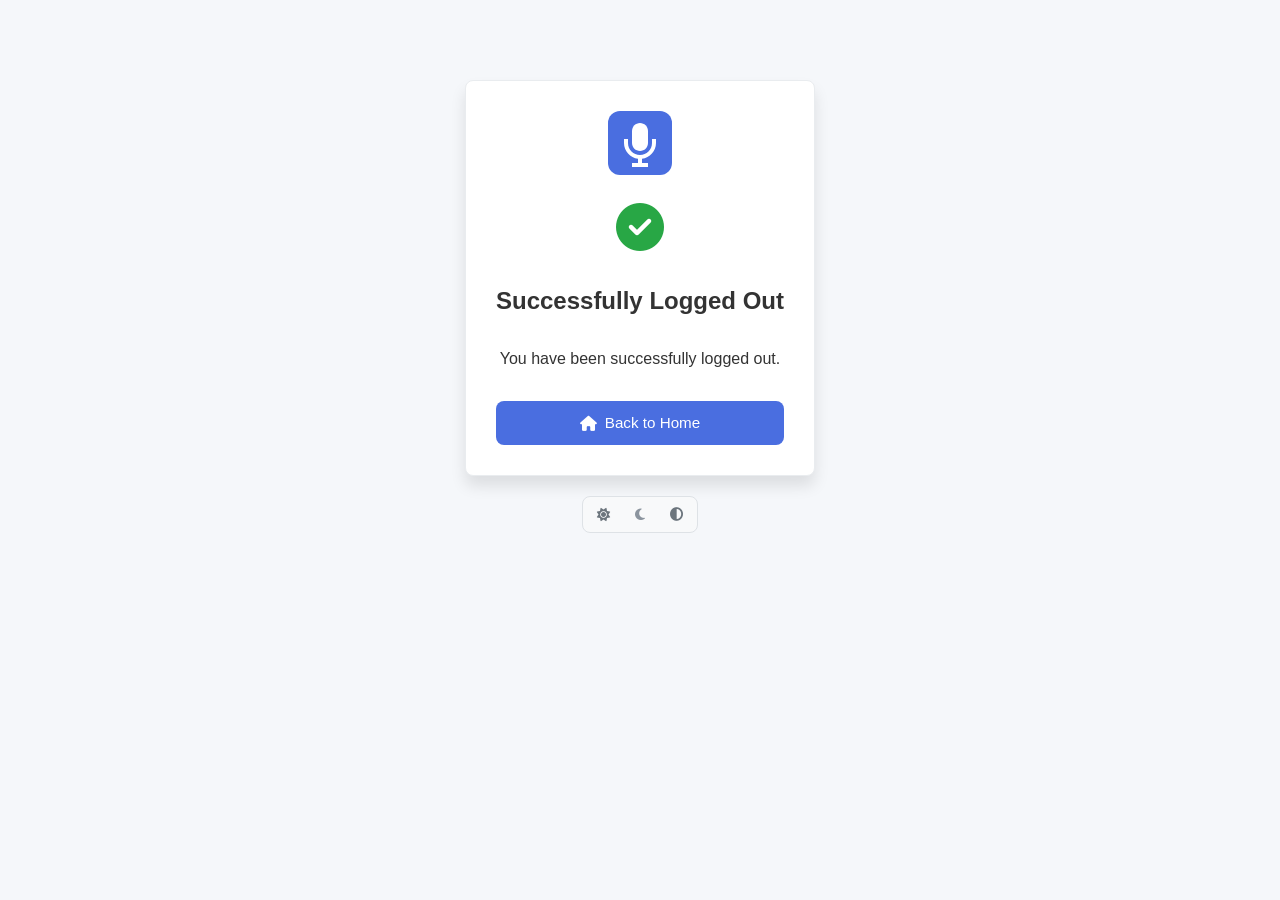
<file: templates/logged_out.html>
<!DOCTYPE html>
<html lang="en">
<head>
    <meta charset="utf-8">
    <meta name="viewport" content="width=device-width, initial-scale=1.0">
    <title>Logged Out - Whisper Transcription</title>
    <link rel="icon" type="image/svg+xml" href="/static/favicon.svg">
    <link rel="stylesheet" href="https://cdnjs.cloudflare.com/ajax/libs/font-awesome/6.4.0/css/all.min.css">
    <link rel="stylesheet" href="/static/css/style.css">
    <script src="/static/js/i18n.js"></script>
    <script src="/static/js/app.js"></script>
</head>
<body>
    <div class="login-container">
        <div class="login-card" style="text-align: center;">
            <div style="margin-bottom: 20px;">
                <img src="/static/favicon.svg" alt="Logo" style="width: 64px; height: 64px;">
            </div>

            <div style="margin-bottom: 30px;">
                <i class="fas fa-check-circle" style="font-size: 48px; color: var(--success-color, #22c55e);"></i>
            </div>

            <h2 data-i18n="auth.logged_out">Successfully Logged Out</h2>

            <p style="color: var(--muted-color); margin-bottom: 30px;" data-i18n="auth.logged_out_message">
                You have been successfully logged out.
            </p>

            <a href="/" class="button" style="width: 100%;">
                <i class="fas fa-home"></i>
                <span data-i18n="auth.back_to_home">Back to Home</span>
            </a>
        </div>

        <div style="text-align: center; margin-top: 20px;">
            <div class="theme-toggle" style="display: inline-flex;">
                <button data-theme="light" title="Light mode">
                    <i class="fas fa-sun"></i>
                </button>
                <button data-theme="dark" title="Dark mode">
                    <i class="fas fa-moon"></i>
                </button>
                <button data-theme="auto" title="Auto (system)">
                    <i class="fas fa-circle-half-stroke"></i>
                </button>
            </div>
        </div>
    </div>
</body>
</html>
</file>
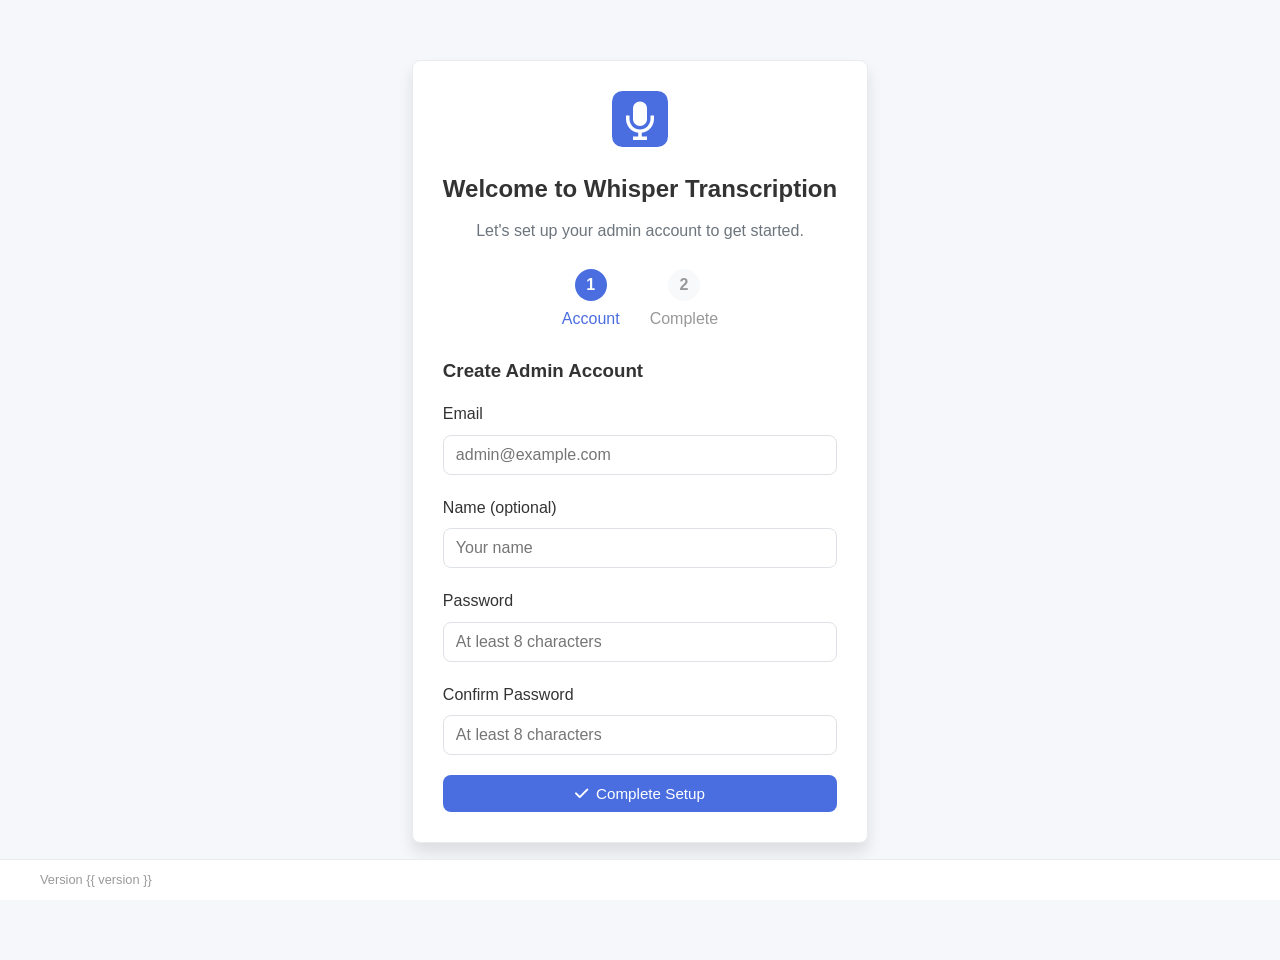
<file: templates/setup.html>
<!DOCTYPE html>
<html lang="en">
<head>
    <meta charset="utf-8">
    <meta name="viewport" content="width=device-width, initial-scale=1.0">
    <title>Setup - Whisper Transcription</title>
    <link rel="icon" type="image/svg+xml" href="/static/favicon.svg">
    <link rel="stylesheet" href="https://cdnjs.cloudflare.com/ajax/libs/font-awesome/6.4.0/css/all.min.css">
    <link rel="stylesheet" href="/static/css/style.css">
    <script src="/static/js/i18n.js"></script>
    <script src="/static/js/app.js"></script>
</head>
<body>
    <div class="setup-container">
        <div class="setup-card">
            <div style="text-align: center; margin-bottom: 15px;">
                <img src="/static/favicon.svg" alt="Logo" style="width: 56px; height: 56px;">
            </div>
            <h2 data-i18n="setup.title">Welcome to Whisper Transcription</h2>
            <p class="subtitle" data-i18n="setup.subtitle">Let's set up your admin account to get started.</p>

            <div class="setup-steps">
                <div class="setup-step active">
                    <div class="step-number">1</div>
                    <span data-i18n="setup.step_account">Account</span>
                </div>
                <div class="setup-step">
                    <div class="step-number">2</div>
                    <span data-i18n="setup.step_complete">Complete</span>
                </div>
            </div>

            <div id="error-message" class="alert alert-error hidden">
                <i class="fas fa-exclamation-circle"></i>
                <span id="error-text"></span>
            </div>

            <form id="setup-form">
                <h3 style="margin-bottom: 15px;" data-i18n="setup.admin_account">Create Admin Account</h3>

                <div class="form-group">
                    <label for="email" data-i18n="setup.email">Email</label>
                    <input type="email" id="email" name="email" required
                           data-i18n-placeholder="setup.email_placeholder" placeholder="admin@example.com">
                </div>

                <div class="form-group">
                    <label for="name" data-i18n="setup.name">Name (optional)</label>
                    <input type="text" id="name" name="name"
                           data-i18n-placeholder="setup.name_placeholder" placeholder="Your name">
                </div>

                <div class="form-group">
                    <label for="password" data-i18n="setup.password">Password</label>
                    <input type="password" id="password" name="password" required minlength="8"
                           data-i18n-placeholder="setup.password_placeholder" placeholder="At least 8 characters">
                </div>

                <div class="form-group">
                    <label for="password_confirm" data-i18n="setup.password_confirm">Confirm Password</label>
                    <input type="password" id="password_confirm" name="password_confirm" required minlength="8"
                           data-i18n-placeholder="setup.password_placeholder" placeholder="At least 8 characters">
                </div>

                <button type="submit" class="button" style="width: 100%;" id="submit-btn">
                    <i class="fas fa-check"></i>
                    <span data-i18n="setup.complete_setup">Complete Setup</span>
                </button>
            </form>
        </div>

        <div style="text-align: center; margin-top: 20px;">
            <div class="theme-toggle" style="display: inline-flex;">
                <button data-theme="light" title="Light mode">
                    <i class="fas fa-sun"></i>
                </button>
                <button data-theme="dark" title="Dark mode">
                    <i class="fas fa-moon"></i>
                </button>
                <button data-theme="auto" title="Auto (system)">
                    <i class="fas fa-circle-half-stroke"></i>
                </button>
            </div>
        </div>

        <footer class="footer" style="position: fixed; bottom: 0; left: 0; right: 0;">
            <div class="footer-content">
                <span>Version {{ version }}</span>
                <span></span>
            </div>
        </footer>
    </div>

    <script>
        document.getElementById('setup-form').addEventListener('submit', async (e) => {
            e.preventDefault();

            const errorDiv = document.getElementById('error-message');
            const errorText = document.getElementById('error-text');
            const submitBtn = document.getElementById('submit-btn');

            // Reset error
            errorDiv.classList.add('hidden');

            const email = document.getElementById('email').value.trim();
            const name = document.getElementById('name').value.trim();
            const password = document.getElementById('password').value;
            const passwordConfirm = document.getElementById('password_confirm').value;

            // Validation
            if (!email) {
                errorText.textContent = window.i18n ? window.i18n.t('setup.error_email') : 'Email is required';
                errorDiv.classList.remove('hidden');
                return;
            }

            if (password.length < 8) {
                errorText.textContent = window.i18n ? window.i18n.t('setup.error_password') : 'Password must be at least 8 characters';
                errorDiv.classList.remove('hidden');
                return;
            }

            if (password !== passwordConfirm) {
                errorText.textContent = window.i18n ? window.i18n.t('setup.error_password_match') : 'Passwords do not match';
                errorDiv.classList.remove('hidden');
                return;
            }

            // Disable button
            submitBtn.disabled = true;
            submitBtn.innerHTML = '<i class="fas fa-spinner fa-spin"></i> <span>Processing...</span>';

            try {
                const response = await fetch('/admin/setup', {
                    method: 'POST',
                    headers: { 'Content-Type': 'application/json' },
                    body: JSON.stringify({ email, name, password })
                });

                const data = await response.json();

                if (response.ok && data.success) {
                    // Update step indicator
                    document.querySelectorAll('.setup-step')[0].classList.remove('active');
                    document.querySelectorAll('.setup-step')[0].classList.add('completed');
                    document.querySelectorAll('.setup-step')[1].classList.add('active');

                    // Redirect to login
                    window.location.href = data.redirect || '/login-access';
                } else {
                    errorText.textContent = data.error || 'Setup failed';
                    errorDiv.classList.remove('hidden');
                    submitBtn.disabled = false;
                    submitBtn.innerHTML = '<i class="fas fa-check"></i> <span data-i18n="setup.complete_setup">Complete Setup</span>';
                }
            } catch (error) {
                errorText.textContent = 'Connection error. Please try again.';
                errorDiv.classList.remove('hidden');
                submitBtn.disabled = false;
                submitBtn.innerHTML = '<i class="fas fa-check"></i> <span data-i18n="setup.complete_setup">Complete Setup</span>';
            }
        });
    </script>
</body>
</html>
</file>
<file: static/css/style.css>
/* Whisper API STT - Main Stylesheet with Theme Support */

/* Light theme (default) */
:root {
    --primary-color: #4a6ee0;
    --primary-hover: #3a5abb;
    --primary-light: #e9effd;
    --secondary-color: #6c757d;
    --secondary-hover: #5a6268;
    --success-color: #28a745;
    --info-color: #17a2b8;
    --warning-color: #ffc107;
    --danger-color: #dc3545;

    --bg-primary: #f5f7fa;
    --bg-secondary: #ffffff;
    --bg-card: #ffffff;
    --bg-input: #ffffff;
    --bg-hover: #f8f9fa;

    --text-primary: #333333;
    --text-secondary: #6c757d;
    --text-muted: #999999;

    --border-color: #dee2e6;
    --border-light: #e9ecef;

    --shadow-sm: 0 2px 4px rgba(0, 0, 0, 0.05);
    --shadow-md: 0 4px 6px rgba(0, 0, 0, 0.1);
    --shadow-lg: 0 10px 15px rgba(0, 0, 0, 0.1);

    --border-radius: 8px;
    --border-radius-sm: 4px;
    --transition: all 0.3s ease;
}

/* Dark theme */
[data-theme="dark"] {
    --primary-color: #6b8cef;
    --primary-hover: #5a7de0;
    --primary-light: #2d3a5a;
    --secondary-color: #9ca3af;
    --secondary-hover: #6b7280;
    --success-color: #34d058;
    --info-color: #58a6ff;
    --warning-color: #d29922;
    --danger-color: #f85149;

    --bg-primary: #0d1117;
    --bg-secondary: #161b22;
    --bg-card: #21262d;
    --bg-input: #0d1117;
    --bg-hover: #30363d;

    --text-primary: #e6edf3;
    --text-secondary: #8b949e;
    --text-muted: #6e7681;

    --border-color: #30363d;
    --border-light: #21262d;

    --shadow-sm: 0 2px 4px rgba(0, 0, 0, 0.3);
    --shadow-md: 0 4px 6px rgba(0, 0, 0, 0.4);
    --shadow-lg: 0 10px 15px rgba(0, 0, 0, 0.5);
}

/* Reset and base styles */
* {
    margin: 0;
    padding: 0;
    box-sizing: border-box;
}

body {
    font-family: 'Segoe UI', Tahoma, Geneva, Verdana, sans-serif;
    line-height: 1.6;
    color: var(--text-primary);
    background-color: var(--bg-primary);
    min-height: 100vh;
    display: flex;
    flex-direction: column;
}

/* Container */
.container {
    max-width: 1200px;
    margin: 0 auto;
    padding: 15px;
    flex: 1;
}

/* Navbar */
.navbar {
    background-color: var(--bg-card);
    border-bottom: 1px solid var(--border-color);
    padding: 10px 20px;
    display: flex;
    justify-content: space-between;
    align-items: center;
    position: sticky;
    top: 0;
    z-index: 100;
    box-shadow: var(--shadow-sm);
}

.navbar-brand {
    display: flex;
    align-items: center;
    gap: 10px;
    text-decoration: none;
    color: var(--text-primary);
    font-weight: 600;
}

.navbar-brand img {
    width: 28px;
    height: 28px;
}

.navbar-controls {
    display: flex;
    align-items: center;
    gap: 15px;
}

.user-info {
    display: flex;
    align-items: center;
    gap: 10px;
    color: var(--text-secondary);
    font-size: 0.9rem;
}

.user-avatar {
    width: 32px;
    height: 32px;
    border-radius: 50%;
    background-color: var(--primary-color);
    color: white;
    display: flex;
    align-items: center;
    justify-content: center;
    font-weight: 600;
    font-size: 0.85rem;
}

/* Theme toggle */
.theme-toggle {
    display: flex;
    align-items: center;
    gap: 5px;
    background: var(--bg-hover);
    border: 1px solid var(--border-color);
    border-radius: var(--border-radius);
    padding: 4px;
}

.theme-toggle button {
    background: none;
    border: none;
    padding: 6px 10px;
    cursor: pointer;
    border-radius: var(--border-radius-sm);
    color: var(--text-secondary);
    transition: var(--transition);
}

.theme-toggle button:hover {
    background-color: var(--bg-secondary);
    color: var(--text-primary);
}

.theme-toggle button.active {
    background-color: var(--primary-color);
    color: white;
}

/* Tabs */
.tabs {
    display: flex;
    border-bottom: 1px solid var(--border-color);
    margin-bottom: 20px;
    overflow-x: auto;
    background-color: var(--bg-card);
    border-radius: var(--border-radius) var(--border-radius) 0 0;
}

.tab {
    padding: 12px 20px;
    cursor: pointer;
    border: none;
    background: none;
    font-size: 0.95rem;
    font-weight: 500;
    color: var(--text-secondary);
    transition: var(--transition);
    white-space: nowrap;
    border-bottom: 3px solid transparent;
}

.tab.active {
    color: var(--primary-color);
    border-bottom-color: var(--primary-color);
}

.tab:hover:not(.active) {
    color: var(--primary-color);
    background-color: var(--primary-light);
}

.tab-content {
    display: none;
}

.tab-content.active {
    display: block;
}

/* Cards */
.card {
    background-color: var(--bg-card);
    border-radius: var(--border-radius);
    box-shadow: var(--shadow-md);
    padding: 20px;
    margin-bottom: 20px;
    transition: var(--transition);
    border: 1px solid var(--border-light);
}

.card:hover {
    box-shadow: var(--shadow-lg);
}

.card-header {
    display: flex;
    justify-content: space-between;
    align-items: center;
    margin-bottom: 15px;
    padding-bottom: 15px;
    border-bottom: 1px solid var(--border-light);
}

.card-title {
    font-size: 1.1rem;
    font-weight: 600;
    color: var(--text-primary);
}

/* Forms */
.form-group {
    margin-bottom: 20px;
}

label {
    display: block;
    margin-bottom: 8px;
    font-weight: 500;
    color: var(--text-primary);
}

input[type="text"],
input[type="email"],
input[type="password"],
input[type="url"],
input[type="number"],
select,
textarea {
    width: 100%;
    padding: 10px 12px;
    border: 1px solid var(--border-color);
    border-radius: var(--border-radius);
    font-size: 1rem;
    background-color: var(--bg-input);
    color: var(--text-primary);
    transition: var(--transition);
}

input:focus,
select:focus,
textarea:focus {
    outline: none;
    border-color: var(--primary-color);
    box-shadow: 0 0 0 3px rgba(74, 110, 224, 0.15);
}

input[type="file"] {
    width: 100%;
    padding: 10px;
    border: 2px dashed var(--border-color);
    border-radius: var(--border-radius);
    background-color: var(--bg-hover);
    cursor: pointer;
}

input[type="file"]:hover {
    border-color: var(--primary-color);
}

input[type="checkbox"],
input[type="radio"] {
    width: auto;
    margin-right: 8px;
}

/* Buttons */
.button {
    display: inline-flex;
    align-items: center;
    justify-content: center;
    gap: 8px;
    font-weight: 500;
    color: white;
    background-color: var(--primary-color);
    border: none;
    padding: 10px 18px;
    font-size: 0.95rem;
    border-radius: var(--border-radius);
    cursor: pointer;
    transition: var(--transition);
    text-decoration: none;
}

.button:hover {
    background-color: var(--primary-hover);
    transform: translateY(-1px);
}

.button:active {
    transform: translateY(0);
}

.button.secondary {
    background-color: var(--secondary-color);
}

.button.secondary:hover {
    background-color: var(--secondary-hover);
}

.button.success {
    background-color: var(--success-color);
}

.button.danger {
    background-color: var(--danger-color);
}

.button.outline {
    background-color: transparent;
    border: 1px solid var(--primary-color);
    color: var(--primary-color);
}

.button.outline:hover {
    background-color: var(--primary-light);
}

.button.sm {
    padding: 6px 12px;
    font-size: 0.85rem;
}

.button:disabled {
    opacity: 0.6;
    cursor: not-allowed;
    transform: none;
}

/* Controls row */
.controls-row {
    display: flex;
    gap: 10px;
    align-items: center;
    flex-wrap: wrap;
}

/* Progress bar */
.progress-wrapper {
    background: var(--bg-hover);
    border-radius: var(--border-radius);
    overflow: hidden;
    height: 12px;
    margin: 10px 0;
}

.progress-bar {
    width: 0%;
    height: 100%;
    background: var(--primary-color);
    transition: width 0.3s ease;
    border-radius: var(--border-radius);
}

.progress-status {
    color: var(--text-secondary);
    font-size: 0.9rem;
}

/* Transcription box */
.transcription-box {
    background-color: var(--bg-hover);
    border-radius: var(--border-radius);
    padding: 20px;
    min-height: 150px;
    border: 1px solid var(--border-color);
    position: relative;
}

.transcription-header {
    display: flex;
    align-items: center;
    justify-content: space-between;
    gap: 10px;
    flex-wrap: wrap;
    margin-bottom: 15px;
}

.timestamp {
    color: var(--text-muted);
    font-family: monospace;
    margin-right: 8px;
    white-space: nowrap;
    font-size: 0.85rem;
}

.segment-line {
    margin: 6px 0;
    line-height: 1.5;
}

/* Search input */
.search-input {
    padding: 8px 12px;
    border: 1px solid var(--border-color);
    border-radius: var(--border-radius);
    background-color: var(--bg-input);
    color: var(--text-primary);
    font-size: 0.9rem;
}

/* Alerts */
.alert {
    padding: 12px 16px;
    border-radius: var(--border-radius);
    margin-bottom: 15px;
    display: flex;
    align-items: center;
    gap: 10px;
}

.alert-success {
    background-color: rgba(40, 167, 69, 0.15);
    color: var(--success-color);
    border: 1px solid var(--success-color);
}

.alert-error {
    background-color: rgba(220, 53, 69, 0.15);
    color: var(--danger-color);
    border: 1px solid var(--danger-color);
}

.alert-info {
    background-color: rgba(23, 162, 184, 0.15);
    color: var(--info-color);
    border: 1px solid var(--info-color);
}

/* Tables */
.table-wrapper {
    overflow-x: auto;
}

table {
    width: 100%;
    border-collapse: collapse;
}

th, td {
    text-align: left;
    padding: 12px;
    border-bottom: 1px solid var(--border-color);
}

th {
    background-color: var(--bg-hover);
    font-weight: 600;
    color: var(--text-primary);
}

tr:hover {
    background-color: var(--bg-hover);
}

/* Notes */
.note {
    font-size: 0.9rem;
    color: var(--text-secondary);
    margin-top: 6px;
}

/* Spinner */
.spinner {
    text-align: center;
    padding: 30px;
    color: var(--text-secondary);
}

.spinner i {
    font-size: 2.5rem;
    color: var(--primary-color);
}

/* Footer */
.footer {
    padding: 10px 20px;
    color: var(--text-muted);
    font-size: 0.8rem;
    border-top: 1px solid var(--border-light);
    background-color: var(--bg-card);
}

.footer-content {
    display: flex;
    justify-content: space-between;
    align-items: center;
    max-width: 1200px;
    margin: 0 auto;
}

/* Hidden utility */
.hidden {
    display: none !important;
}

/* Copy button */
.copy-button {
    background-color: var(--bg-secondary);
    border: 1px solid var(--border-color);
    border-radius: var(--border-radius-sm);
    width: 36px;
    height: 36px;
    display: flex;
    align-items: center;
    justify-content: center;
    cursor: pointer;
    transition: var(--transition);
    color: var(--text-secondary);
}

.copy-button:hover {
    background-color: var(--primary-light);
    color: var(--primary-color);
    border-color: var(--primary-color);
}

/* Mobile responsive */
@media (max-width: 768px) {
    .container {
        padding: 10px;
    }

    .navbar {
        flex-wrap: wrap;
        gap: 10px;
        padding: 10px 15px;
    }

    .navbar-controls {
        width: 100%;
        justify-content: space-between;
    }

    .tabs {
        margin-bottom: 15px;
    }

    .tab {
        padding: 10px 14px;
        font-size: 0.9rem;
    }

    .card {
        padding: 15px;
    }

    .controls-row {
        flex-direction: column;
        align-items: stretch;
    }

    .button {
        width: 100%;
        justify-content: center;
    }

    table {
        font-size: 0.9rem;
    }

    th, td {
        padding: 8px;
    }

    .user-info span {
        display: none;
    }

    .theme-toggle button {
        padding: 6px 8px;
    }
}

@media (max-width: 480px) {
    .tabs {
        flex-wrap: nowrap;
        -webkit-overflow-scrolling: touch;
    }

    .tab {
        padding: 8px 12px;
        font-size: 0.85rem;
    }

    .form-group {
        margin-bottom: 15px;
    }

    .transcription-header {
        flex-direction: column;
        align-items: stretch;
    }
}

/* Admin specific styles */
.admin-section {
    margin-bottom: 30px;
}

.admin-section h3 {
    color: var(--text-primary);
    margin-bottom: 15px;
    padding-bottom: 10px;
    border-bottom: 1px solid var(--border-light);
}

.settings-form .form-group {
    display: flex;
    justify-content: space-between;
    align-items: center;
    padding: 12px 0;
    border-bottom: 1px solid var(--border-light);
}

.settings-form .form-group:last-child {
    border-bottom: none;
}

.settings-form label {
    margin-bottom: 0;
    flex: 1;
}

.settings-form input[type="checkbox"] {
    width: 20px;
    height: 20px;
}

.api-key-display {
    font-family: monospace;
    background-color: var(--bg-hover);
    padding: 8px 12px;
    border-radius: var(--border-radius);
    word-break: break-all;
}

/* Login page */
.login-container {
    max-width: 400px;
    margin: 60px auto;
    padding: 20px;
}

.login-card {
    background-color: var(--bg-card);
    border-radius: var(--border-radius);
    box-shadow: var(--shadow-lg);
    padding: 30px;
    border: 1px solid var(--border-light);
}

.login-card h2 {
    text-align: center;
    margin-bottom: 25px;
    color: var(--text-primary);
}

.login-methods {
    display: flex;
    flex-direction: column;
    gap: 10px;
    margin-top: 20px;
}

.login-divider {
    text-align: center;
    color: var(--text-muted);
    margin: 20px 0;
    position: relative;
}

.login-divider::before,
.login-divider::after {
    content: '';
    position: absolute;
    top: 50%;
    width: 40%;
    height: 1px;
    background-color: var(--border-color);
}

.login-divider::before {
    left: 0;
}

.login-divider::after {
    right: 0;
}

/* Setup wizard */
.setup-container {
    max-width: 500px;
    margin: 40px auto;
    padding: 20px;
}

.setup-card {
    background-color: var(--bg-card);
    border-radius: var(--border-radius);
    box-shadow: var(--shadow-lg);
    padding: 30px;
    border: 1px solid var(--border-light);
}

.setup-card h2 {
    text-align: center;
    margin-bottom: 10px;
    color: var(--text-primary);
}

.setup-card .subtitle {
    text-align: center;
    color: var(--text-secondary);
    margin-bottom: 25px;
}

.setup-steps {
    display: flex;
    justify-content: center;
    gap: 30px;
    margin-bottom: 25px;
}

.setup-step {
    display: flex;
    flex-direction: column;
    align-items: center;
    color: var(--text-muted);
}

.setup-step.active {
    color: var(--primary-color);
}

.setup-step.completed {
    color: var(--success-color);
}

.step-number {
    width: 32px;
    height: 32px;
    border-radius: 50%;
    background-color: var(--bg-hover);
    display: flex;
    align-items: center;
    justify-content: center;
    font-weight: 600;
    margin-bottom: 5px;
}

.setup-step.active .step-number {
    background-color: var(--primary-color);
    color: white;
}

.setup-step.completed .step-number {
    background-color: var(--success-color);
    color: white;
}

/* Badge */
.badge {
    display: inline-block;
    padding: 3px 8px;
    font-size: 0.75rem;
    font-weight: 600;
    border-radius: 12px;
    text-transform: uppercase;
}

.badge-success {
    background-color: rgba(40, 167, 69, 0.15);
    color: var(--success-color);
}

.badge-warning {
    background-color: rgba(255, 193, 7, 0.15);
    color: var(--warning-color);
}

.badge-danger {
    background-color: rgba(220, 53, 69, 0.15);
    color: var(--danger-color);
}

.badge-info {
    background-color: rgba(23, 162, 184, 0.15);
    color: var(--info-color);
}

/* Status badges */
.status-completed {
    color: var(--success-color);
}

.status-running {
    color: var(--info-color);
}

.status-error {
    color: var(--danger-color);
}

.status-cancelled {
    color: var(--warning-color);
}

/* Modal */
.modal-overlay {
    position: fixed;
    top: 0;
    left: 0;
    right: 0;
    bottom: 0;
    background-color: rgba(0, 0, 0, 0.5);
    display: flex;
    align-items: center;
    justify-content: center;
    z-index: 1000;
}

.modal {
    background-color: var(--bg-card);
    border-radius: var(--border-radius);
    box-shadow: var(--shadow-lg);
    padding: 25px;
    max-width: 500px;
    width: 90%;
    max-height: 90vh;
    overflow-y: auto;
}

.modal-header {
    display: flex;
    justify-content: space-between;
    align-items: center;
    margin-bottom: 20px;
}

.modal-header h3 {
    margin: 0;
    color: var(--text-primary);
}

.modal-close {
    background: none;
    border: none;
    font-size: 1.5rem;
    cursor: pointer;
    color: var(--text-muted);
    padding: 0;
    line-height: 1;
}

.modal-close:hover {
    color: var(--text-primary);
}

.modal-footer {
    display: flex;
    justify-content: flex-end;
    gap: 10px;
    margin-top: 20px;
    padding-top: 15px;
    border-top: 1px solid var(--border-light);
}

/* Main split layout */
.main-layout {
    display: grid;
    grid-template-columns: 1fr 1fr;
    gap: 20px;
    height: calc(100vh - 140px);
    min-height: 500px;
}

.panel {
    background-color: var(--bg-card);
    border-radius: var(--border-radius);
    box-shadow: var(--shadow-md);
    border: 1px solid var(--border-light);
    display: flex;
    flex-direction: column;
    overflow: hidden;
}

.panel-header {
    padding: 15px 20px;
    border-bottom: 1px solid var(--border-light);
    display: flex;
    justify-content: space-between;
    align-items: center;
    flex-shrink: 0;
}

.panel-header h2 {
    margin: 0;
    font-size: 1.1rem;
    color: var(--text-primary);
}

.panel-controls {
    display: flex;
    align-items: center;
    gap: 10px;
}

.panel-body {
    padding: 20px;
    overflow-y: auto;
    flex: 1;
}

/* Transcribe panel */
.panel-transcribe .panel-body {
    display: flex;
    flex-direction: column;
}

.button-full {
    width: 100%;
}

.progress-card {
    margin-top: 20px;
    padding: 15px;
    background: var(--bg-hover);
    border-radius: var(--border-radius);
}

.progress-card h4 {
    margin: 0 0 10px 0;
    font-size: 0.9rem;
}

.result-card {
    margin-top: 20px;
    padding: 15px;
    background: var(--bg-hover);
    border-radius: var(--border-radius);
}

.result-header {
    display: flex;
    justify-content: space-between;
    align-items: center;
    margin-bottom: 10px;
}

.result-header h3 {
    margin: 0;
    font-size: 1rem;
}

.result-actions {
    display: flex;
    gap: 5px;
}

.result-card .search-input {
    width: 100%;
    margin-bottom: 10px;
}

/* Activity panel */
.activity-section {
    margin-bottom: 25px;
}

.activity-section:last-child {
    margin-bottom: 0;
}

.activity-section h3 {
    font-size: 0.95rem;
    color: var(--text-secondary);
    margin: 0 0 12px 0;
    text-transform: uppercase;
    letter-spacing: 0.5px;
}

.activity-section.empty {
    opacity: 0.7;
}

/* Jobs list */
.jobs-list {
    display: flex;
    flex-direction: column;
    gap: 10px;
}

.job-item {
    background: var(--bg-hover);
    border-radius: var(--border-radius-sm);
    padding: 12px;
    border: 1px solid var(--border-color);
}

.job-item-header {
    display: flex;
    justify-content: space-between;
    align-items: center;
    margin-bottom: 6px;
}

.job-percent {
    font-weight: 600;
    font-size: 0.85rem;
    color: var(--primary-color);
}

.job-item-info {
    font-size: 0.8rem;
    color: var(--text-secondary);
    margin-bottom: 8px;
}

.job-cancel {
    margin-top: 8px;
    width: 100%;
}

.progress-sm {
    height: 6px;
}

/* History list */
.history-list {
    display: flex;
    flex-direction: column;
    gap: 8px;
}

.history-item {
    background: var(--bg-hover);
    border-radius: var(--border-radius-sm);
    padding: 10px 12px;
    border: 1px solid var(--border-color);
    cursor: pointer;
    transition: var(--transition);
}

.history-item:hover {
    border-color: var(--primary-color);
    background: var(--primary-light);
}

.history-item-main {
    display: flex;
    align-items: center;
    gap: 10px;
    margin-bottom: 4px;
}

.history-method {
    font-size: 0.85rem;
    color: var(--text-primary);
}

.history-item-meta {
    font-size: 0.75rem;
    color: var(--text-muted);
}

/* Empty states */
.empty-state-sm {
    display: flex;
    align-items: center;
    gap: 8px;
    padding: 15px;
    color: var(--text-muted);
    font-size: 0.9rem;
}

.empty-state-sm i {
    font-size: 1rem;
    opacity: 0.6;
}

/* Checkbox compact */
.checkbox-label.compact {
    font-size: 0.8rem;
    gap: 4px;
}

.checkbox-label.compact input {
    width: 14px;
    height: 14px;
}

/* Data table (for admin) */
.data-table {
    width: 100%;
    border-collapse: collapse;
}

.data-table th,
.data-table td {
    text-align: left;
    padding: 12px 10px;
    border-bottom: 1px solid var(--border-color);
}

.data-table th {
    background-color: var(--bg-hover);
    font-weight: 600;
    font-size: 0.9rem;
    color: var(--text-primary);
    white-space: nowrap;
}

.data-table tr:hover {
    background-color: var(--bg-hover);
}

.data-table .monospace {
    font-family: monospace;
    font-size: 0.8rem;
}

.status-badge {
    display: inline-block;
    padding: 3px 8px;
    font-size: 0.75rem;
    font-weight: 600;
    border-radius: 12px;
    text-transform: capitalize;
}

.status-badge.status-completed {
    background-color: rgba(40, 167, 69, 0.15);
    color: var(--success-color);
}

.status-badge.status-running,
.status-badge.status-queued {
    background-color: rgba(23, 162, 184, 0.15);
    color: var(--info-color);
}

.status-badge.status-error {
    background-color: rgba(220, 53, 69, 0.15);
    color: var(--danger-color);
}

.status-badge.status-cancelled {
    background-color: rgba(255, 193, 7, 0.15);
    color: var(--warning-color);
}

/* Modal large variant */
.modal-lg {
    max-width: 800px;
}

.modal-overlay.hidden {
    display: none;
}

/* Empty state */
.empty-state {
    text-align: center;
    padding: 40px 20px;
    color: var(--text-secondary);
}

.empty-state i {
    font-size: 3rem;
    margin-bottom: 15px;
    opacity: 0.5;
}

.empty-state p {
    font-size: 1rem;
}

@media (max-width: 900px) {
    .main-layout {
        grid-template-columns: 1fr;
        height: auto;
        min-height: auto;
    }

    .panel {
        max-height: none;
    }

    .panel-activity {
        min-height: 400px;
    }
}

@media (max-width: 768px) {
    .data-table {
        font-size: 0.85rem;
    }

    .data-table th,
    .data-table td {
        padding: 8px 6px;
    }

    .panel-header {
        flex-wrap: wrap;
        gap: 10px;
    }
}
</file>
